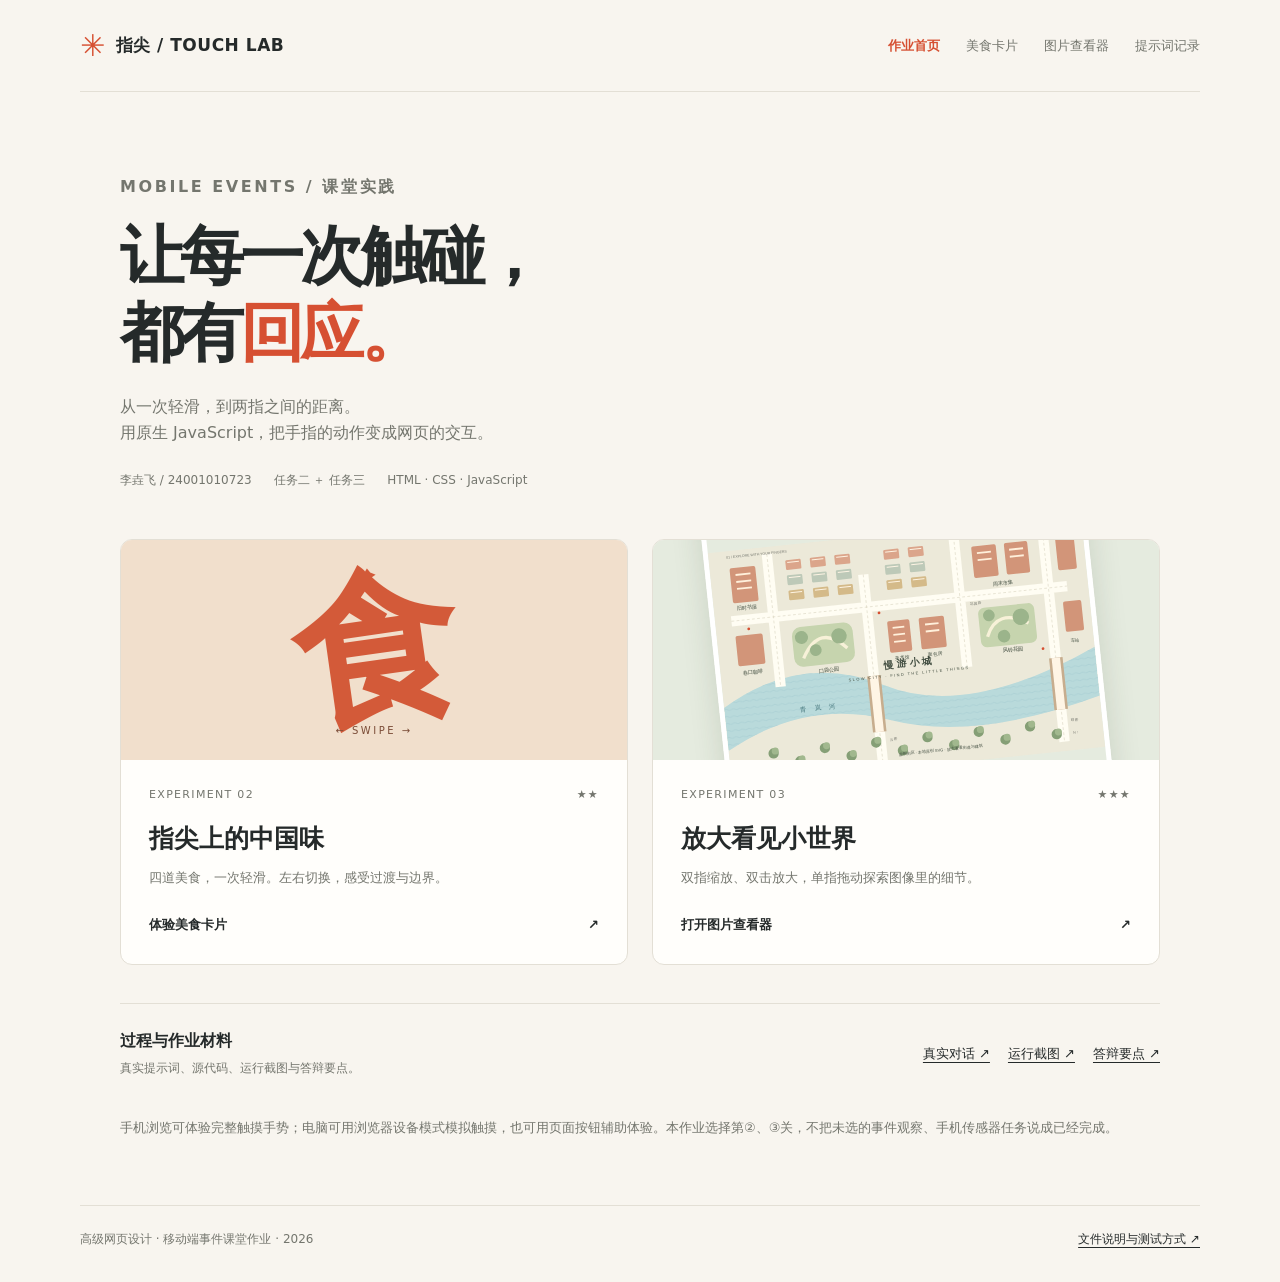
<file: index.html>
<!DOCTYPE html>
<!-- 姓名：李垚飞 | 学号：24001010723 | 移动端事件作业：任务二、任务三 -->
<html lang="zh-CN"><head><meta charset="UTF-8"><meta name="viewport" content="width=device-width, initial-scale=1.0"><meta name="description" content="李垚飞的移动端触摸事件作业：美食滑动卡片与图片查看器"><title>指尖 · 移动端事件作业 | 李垚飞</title><link rel="icon" href="assets/favicon.svg" type="image/svg+xml"><link rel="stylesheet" href="styles.css"></head><body>
<header class="lyf_header"><a class="lyf_brand" href="index.html">指尖 / TOUCH LAB</a><nav class="lyf_nav" aria-label="作业导航"><a href="index.html" aria-current="page">作业首页</a><a href="mobile-gesture.html">美食卡片</a><a href="mobile-zoom.html">图片查看器</a><a href="prompts.html">提示词记录</a></nav></header>
<main class="lyf_shell"><section class="lyf_home_hero"><p class="lyf_eyebrow">MOBILE EVENTS / 课堂实践</p><h1>让每一次触碰，<br>都有<span>回应。</span></h1><p>从一次轻滑，到两指之间的距离。<br>用原生 JavaScript，把手指的动作变成网页的交互。</p><div class="lyf_identity"><span>李垚飞 / 24001010723</span><span>任务二 ＋ 任务三</span><span>HTML · CSS · JavaScript</span></div></section>
<section class="lyf_task_grid" aria-label="两个课堂任务"><a class="lyf_task_card" href="mobile-gesture.html"><div class="lyf_card_art lyf_art_food" aria-hidden="true"></div><div class="lyf_task_copy"><div class="lyf_task_top"><span>EXPERIMENT 02</span><span>★★</span></div><h2>指尖上的中国味</h2><p>四道美食，一次轻滑。左右切换，感受过渡与边界。</p><div class="lyf_card_link"><span>体验美食卡片</span><span aria-hidden="true">↗</span></div></div></a><a class="lyf_task_card" href="mobile-zoom.html"><div class="lyf_card_art lyf_art_zoom" aria-hidden="true"><img src="assets/city-map.svg" alt="" width="1600" height="1000"></div><div class="lyf_task_copy"><div class="lyf_task_top"><span>EXPERIMENT 03</span><span>★★★</span></div><h2>放大看见小世界</h2><p>双指缩放、双击放大，单指拖动探索图像里的细节。</p><div class="lyf_card_link"><span>打开图片查看器</span><span aria-hidden="true">↗</span></div></div></a></section>
<section class="lyf_materials"><div><h2>过程与作业材料</h2><p>真实提示词、源代码、运行截图与答辩要点。</p></div><div class="lyf_material_links"><a href="prompts.html">真实对话 ↗</a><a href="evidence/index.html">运行截图 ↗</a><a href="docs/defense.md">答辩要点 ↗</a></div></section><p class="lyf_note">手机浏览可体验完整触摸手势；电脑可用浏览器设备模式模拟触摸，也可用页面按钮辅助体验。本作业选择第②、③关，不把未选的事件观察、手机传感器任务说成已经完成。</p></main><footer class="lyf_footer"><span>高级网页设计 · 移动端事件课堂作业 · 2026</span><a href="README.md">文件说明与测试方式 ↗</a></footer></body></html>
</file>
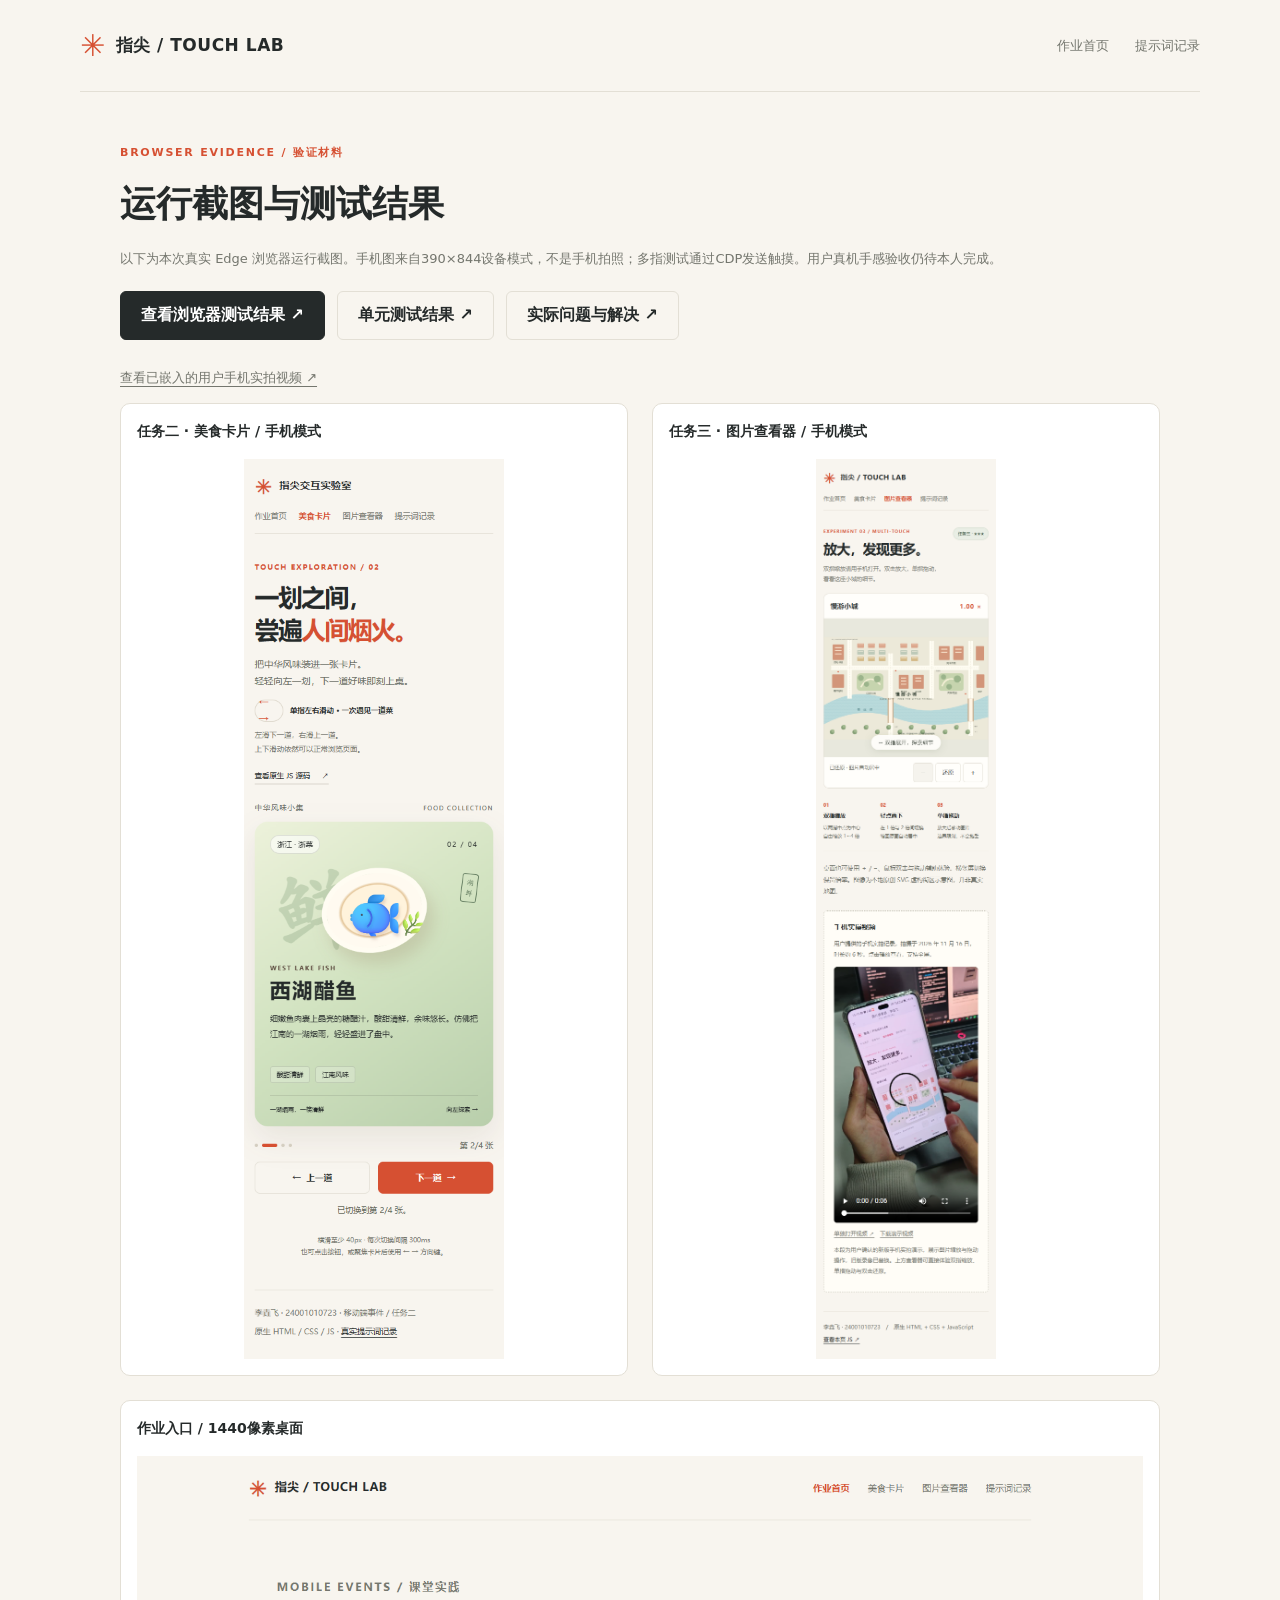
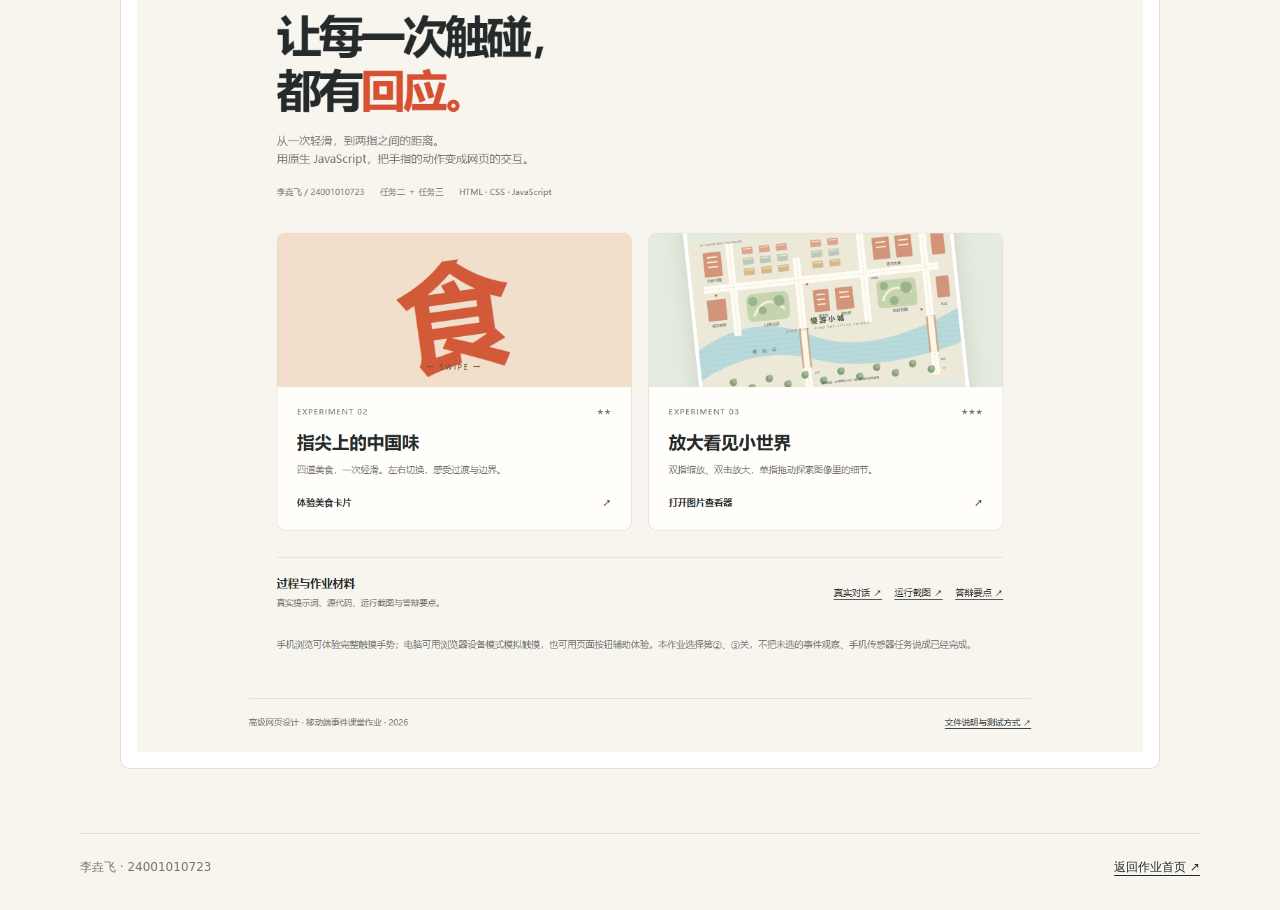
<file: evidence/index.html>
<!DOCTYPE html>
<!-- 李垚飞 24001010723：实际浏览器测试截图，不冒充手机实拍 -->
<html lang="zh-CN"><head><meta charset="UTF-8"><meta name="viewport" content="width=device-width, initial-scale=1.0"><title>运行截图与测试 · 指尖</title><link rel="stylesheet" href="../styles.css"><style>.lyf_evidence_grid{display:grid;grid-template-columns:1fr 1fr;gap:24px}.lyf_evidence_grid figure{margin:0;padding:16px;border:1px solid var(--lyf_line);border-radius:10px;background:white}.lyf_evidence_grid img{max-width:100%;height:auto;display:block;margin:16px auto 0;max-height:900px;object-fit:contain;object-position:top}.lyf_evidence_grid figcaption{font-size:14px;font-weight:700}.lyf_evidence_wide{grid-column:1/-1}@media(max-width:650px){.lyf_evidence_grid{grid-template-columns:1fr}}</style></head><body><header class="lyf_header"><a class="lyf_brand" href="../index.html">指尖 / TOUCH LAB</a><nav class="lyf_nav" aria-label="作业材料导航"><a href="../index.html">作业首页</a><a href="../prompts.html">提示词记录</a></nav></header><main class="lyf_shell"><div class="lyf_doc_heading"><p class="lyf_eyebrow">BROWSER EVIDENCE / 验证材料</p><h1>运行截图与测试结果</h1><p class="lyf_note">以下为本次真实 Edge 浏览器运行截图。手机图来自390×844设备模式，不是手机拍照；多指测试通过CDP发送触摸。用户真机手感验收仍待本人完成。</p><div class="lyf_record_actions"><a class="lyf_button" href="browser-results.json">查看浏览器测试结果 ↗</a><a class="lyf_button lyf_button_secondary" href="unit-results.txt">单元测试结果 ↗</a><a class="lyf_button lyf_button_secondary" href="../docs/troubleshooting.md">实际问题与解决 ↗</a></div></div><p class="lyf_note"><a href="../mobile-zoom.html#lyf_phone_demo_title">查看已嵌入的用户手机实拍视频 ↗</a></p><section class="lyf_evidence_grid" aria-label="运行截图"><figure><figcaption>任务二 · 美食卡片 / 手机模式</figcaption><img src="gesture-mobile.png" alt="任务二美食滑动卡片390像素手机模式运行截图" loading="lazy"></figure><figure><figcaption>任务三 · 图片查看器 / 手机模式</figcaption><img src="zoom-mobile.png" alt="任务三图片查看器390像素手机模式运行截图" loading="lazy"></figure><figure class="lyf_evidence_wide"><figcaption>作业入口 / 1440像素桌面</figcaption><img src="index-desktop.png" alt="桌面作业首页运行截图" loading="lazy"></figure></section></main><footer class="lyf_footer"><span>李垚飞 · 24001010723</span><a href="../index.html">返回作业首页 ↗</a></footer></body></html>
</file>
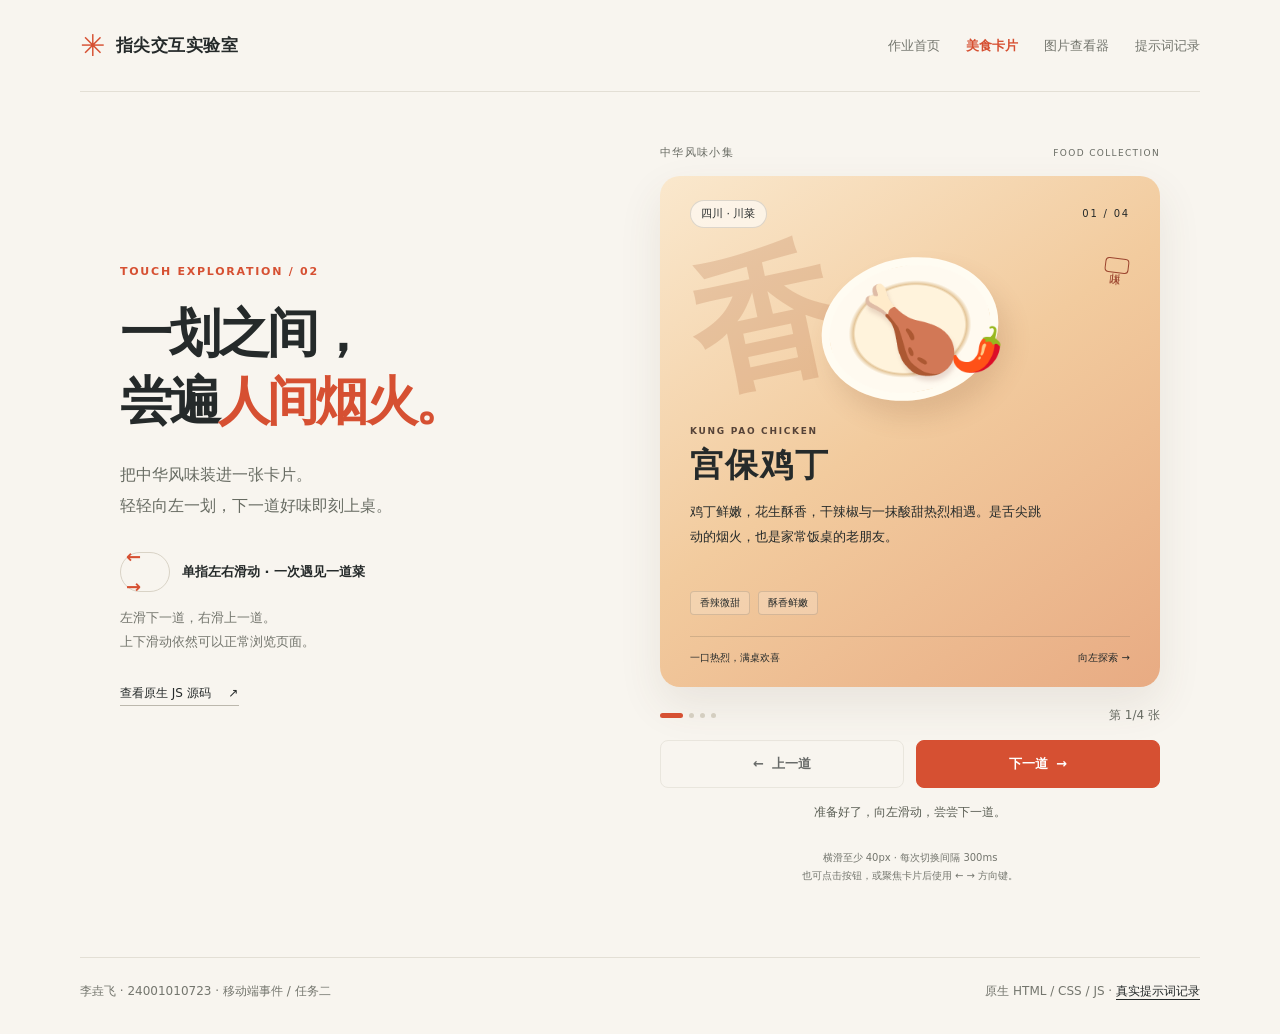
<file: mobile-gesture.html>
<!doctype html>
<!-- 姓名：李垚飞 | 学号：24001010723 | 任务二：美食触摸卡片 -->
<html lang="zh-CN">
<head>
  <meta charset="utf-8">
  <meta name="viewport" content="width=device-width, initial-scale=1">
  <meta name="description" content="李垚飞的任务二：单指左右滑动，认识四道中华美食。原生触摸事件，离线可用。">
  <title>食在指尖 · 美食触摸卡片 | 李垚飞</title>
  <link rel="icon" href="assets/favicon.svg" type="image/svg+xml">
  <link rel="stylesheet" href="styles.css">
  <link rel="stylesheet" href="mobile-gesture.css">
  <script src="mobile-gesture.js" defer></script>
</head>
<body class="lyf_gesture_page">
  <header class="lyf_header">
    <a class="lyf_brand" href="index.html">指尖交互实验室</a>
    <nav class="lyf_nav" aria-label="作业导航">
      <a href="index.html">作业首页</a>
      <a href="mobile-gesture.html" aria-current="page">美食卡片</a>
      <a href="mobile-zoom.html">图片查看器</a>
      <a href="prompts.html">提示词记录</a>
    </nav>
  </header>

  <main class="lyf_shell lyf_gesture_main">
    <section class="lyf_food_intro" aria-labelledby="lyf_food_heading">
      <p class="lyf_eyebrow">TOUCH EXPLORATION / 02</p>
      <h1 id="lyf_food_heading">一划之间，<br>尝遍<span class="lyf_food_accent">人间烟火。</span></h1>
      <p class="lyf_food_lead">把中华风味装进一张卡片。<br>轻轻向左一划，下一道好味即刻上桌。</p>
      <div class="lyf_food_instruction"><span class="lyf_swipe_icon" aria-hidden="true">← →</span><span>单指左右滑动 · 一次遇见一道菜</span></div>
      <p class="lyf_note lyf_food_rule">左滑下一道，右滑上一道。<br>上下滑动依然可以正常浏览页面。</p>
      <a class="lyf_food_source" href="mobile-gesture.js">查看原生 JS 源码 <span aria-hidden="true">↗</span></a>
    </section>

    <section class="lyf_food_experience" aria-label="中华美食触摸卡片">
      <div class="lyf_food_topline"><span>中华风味小集</span><span>FOOD COLLECTION</span></div>
      <div id="lyf_touch_stage" class="lyf_touch_stage" tabindex="0" role="region" aria-roledescription="轮播" aria-label="美食卡片，可左右滑动或使用方向键" aria-describedby="lyf_food_help">
        <div id="lyf_food_track" class="lyf_food_track">
          <article class="lyf_food_card lyf_food_gongbao" role="group" aria-roledescription="幻灯片" aria-label="第1张，共4张：宫保鸡丁">
            <div class="lyf_food_card_top"><span class="lyf_food_region">四川 · 川菜</span><span class="lyf_food_number">01 / 04</span></div>
            <div class="lyf_food_art lyf_art_gongbao" aria-hidden="true"><span class="lyf_food_character">香</span><span class="lyf_food_plate"><span class="lyf_food_emoji">🍗</span><span class="lyf_plate_garnish">🌶️</span></span><span class="lyf_food_seal">川味</span></div>
            <div class="lyf_food_copy"><p class="lyf_food_english">KUNG PAO CHICKEN</p><h2>宫保鸡丁</h2><p class="lyf_food_description">鸡丁鲜嫩，花生酥香，干辣椒与一抹酸甜热烈相遇。是舌尖跳动的烟火，也是家常饭桌的老朋友。</p><div class="lyf_food_tags"><span>香辣微甜</span><span>酥香鲜嫩</span></div></div>
            <div class="lyf_food_card_bottom"><span>一口热烈，满桌欢喜</span><span aria-hidden="true">向左探索 →</span></div>
          </article>
          <article class="lyf_food_card lyf_food_fish" role="group" aria-roledescription="幻灯片" aria-label="第2张，共4张：西湖醋鱼" aria-hidden="true">
            <div class="lyf_food_card_top"><span class="lyf_food_region">浙江 · 浙菜</span><span class="lyf_food_number">02 / 04</span></div>
            <div class="lyf_food_art lyf_art_fish" aria-hidden="true"><span class="lyf_food_character">鲜</span><span class="lyf_food_plate"><span class="lyf_food_emoji">🐟</span><span class="lyf_plate_garnish">🌿</span></span><span class="lyf_food_seal">湖鲜</span></div>
            <div class="lyf_food_copy"><p class="lyf_food_english">WEST LAKE FISH</p><h2>西湖醋鱼</h2><p class="lyf_food_description">细嫩鱼肉裹上晶亮的糖醋汁，酸甜清鲜，余味悠长。仿佛把江南的一湖烟雨，轻轻盛进了盘中。</p><div class="lyf_food_tags"><span>酸甜清鲜</span><span>江南风味</span></div></div>
            <div class="lyf_food_card_bottom"><span>一湖烟雨，一筷清鲜</span><span aria-hidden="true">向左探索 →</span></div>
          </article>
          <article class="lyf_food_card lyf_food_duck" role="group" aria-roledescription="幻灯片" aria-label="第3张，共4张：北京烤鸭" aria-hidden="true">
            <div class="lyf_food_card_top"><span class="lyf_food_region">北京 · 京味</span><span class="lyf_food_number">03 / 04</span></div>
            <div class="lyf_food_art lyf_art_duck" aria-hidden="true"><span class="lyf_food_character">酥</span><span class="lyf_food_plate"><span class="lyf_food_emoji">🦆</span><span class="lyf_plate_garnish">🥒</span></span><span class="lyf_food_seal">京味</span></div>
            <div class="lyf_food_copy"><p class="lyf_food_english">PEKING ROAST DUCK</p><h2>北京烤鸭</h2><p class="lyf_food_description">枣红鸭皮酥脆，鸭肉丰腴鲜香。薄饼卷起葱丝、黄瓜与甜面酱，一卷之间，是京城的讲究滋味。</p><div class="lyf_food_tags"><span>皮酥肉嫩</span><span>经典京味</span></div></div>
            <div class="lyf_food_card_bottom"><span>薄饼一卷，京味入心</span><span aria-hidden="true">向左探索 →</span></div>
          </article>
          <article class="lyf_food_card lyf_food_tofu" role="group" aria-roledescription="幻灯片" aria-label="第4张，共4张：麻婆豆腐" aria-hidden="true">
            <div class="lyf_food_card_top"><span class="lyf_food_region">四川 · 川菜</span><span class="lyf_food_number">04 / 04</span></div>
            <div class="lyf_food_art lyf_art_tofu" aria-hidden="true"><span class="lyf_food_character">麻</span><span class="lyf_food_plate"><span class="lyf_food_emoji">🍲</span><span class="lyf_plate_garnish">🌶️</span></span><span class="lyf_food_seal">热辣</span></div>
            <div class="lyf_food_copy"><p class="lyf_food_english">MAPO TOFU</p><h2>麻婆豆腐</h2><p class="lyf_food_description">嫩豆腐浸在红亮酱汁里，花椒的麻、豆瓣的辣和肉末的香层层交织。一勺拌饭，是暖胃又过瘾的满足。</p><div class="lyf_food_tags"><span>麻辣鲜香</span><span>热乎下饭</span></div></div>
            <div class="lyf_food_card_bottom"><span>热辣有味，回味无穷</span><span aria-hidden="true">← 回味上一道</span></div>
          </article>
        </div>
      </div>

      <div class="lyf_food_pagination"><div class="lyf_progress" aria-hidden="true"><span class="lyf_progress_dot lyf_is_current"></span><span class="lyf_progress_dot"></span><span class="lyf_progress_dot"></span><span class="lyf_progress_dot"></span></div><p id="lyf_card_counter" class="lyf_card_counter">第 1/4 张</p></div>
      <div class="lyf_food_controls"><button id="lyf_previous" class="lyf_button lyf_button_secondary" type="button" aria-controls="lyf_touch_stage"><span aria-hidden="true">←</span> 上一道</button><button id="lyf_next" class="lyf_button lyf_food_next" type="button" aria-controls="lyf_touch_stage">下一道 <span aria-hidden="true">→</span></button></div>
      <p id="lyf_gesture_status" class="lyf_gesture_status" role="status" aria-live="polite" aria-atomic="true">准备好了，向左滑动，尝尝下一道。</p>
      <p id="lyf_food_help" class="lyf_note lyf_food_help">横滑至少 40px · 每次切换间隔 300ms<br>也可点击按钮，或聚焦卡片后使用 ← → 方向键。</p>
      <noscript><p class="lyf_note">请启用 JavaScript 体验触摸切换；四道菜的介绍仍可在下方阅读。</p><style>.lyf_food_track{display:block}.lyf_touch_stage{overflow:visible}.lyf_food_card{margin-bottom:20px}.lyf_food_controls,.lyf_food_pagination,.lyf_gesture_status{display:none}</style></noscript>
    </section>
  </main>

  <footer class="lyf_footer"><span>李垚飞 · 24001010723 · 移动端事件 / 任务二</span><span>原生 HTML / CSS / JS · <a href="prompts.html">真实提示词记录</a></span></footer>
</body>
</html>
</file>
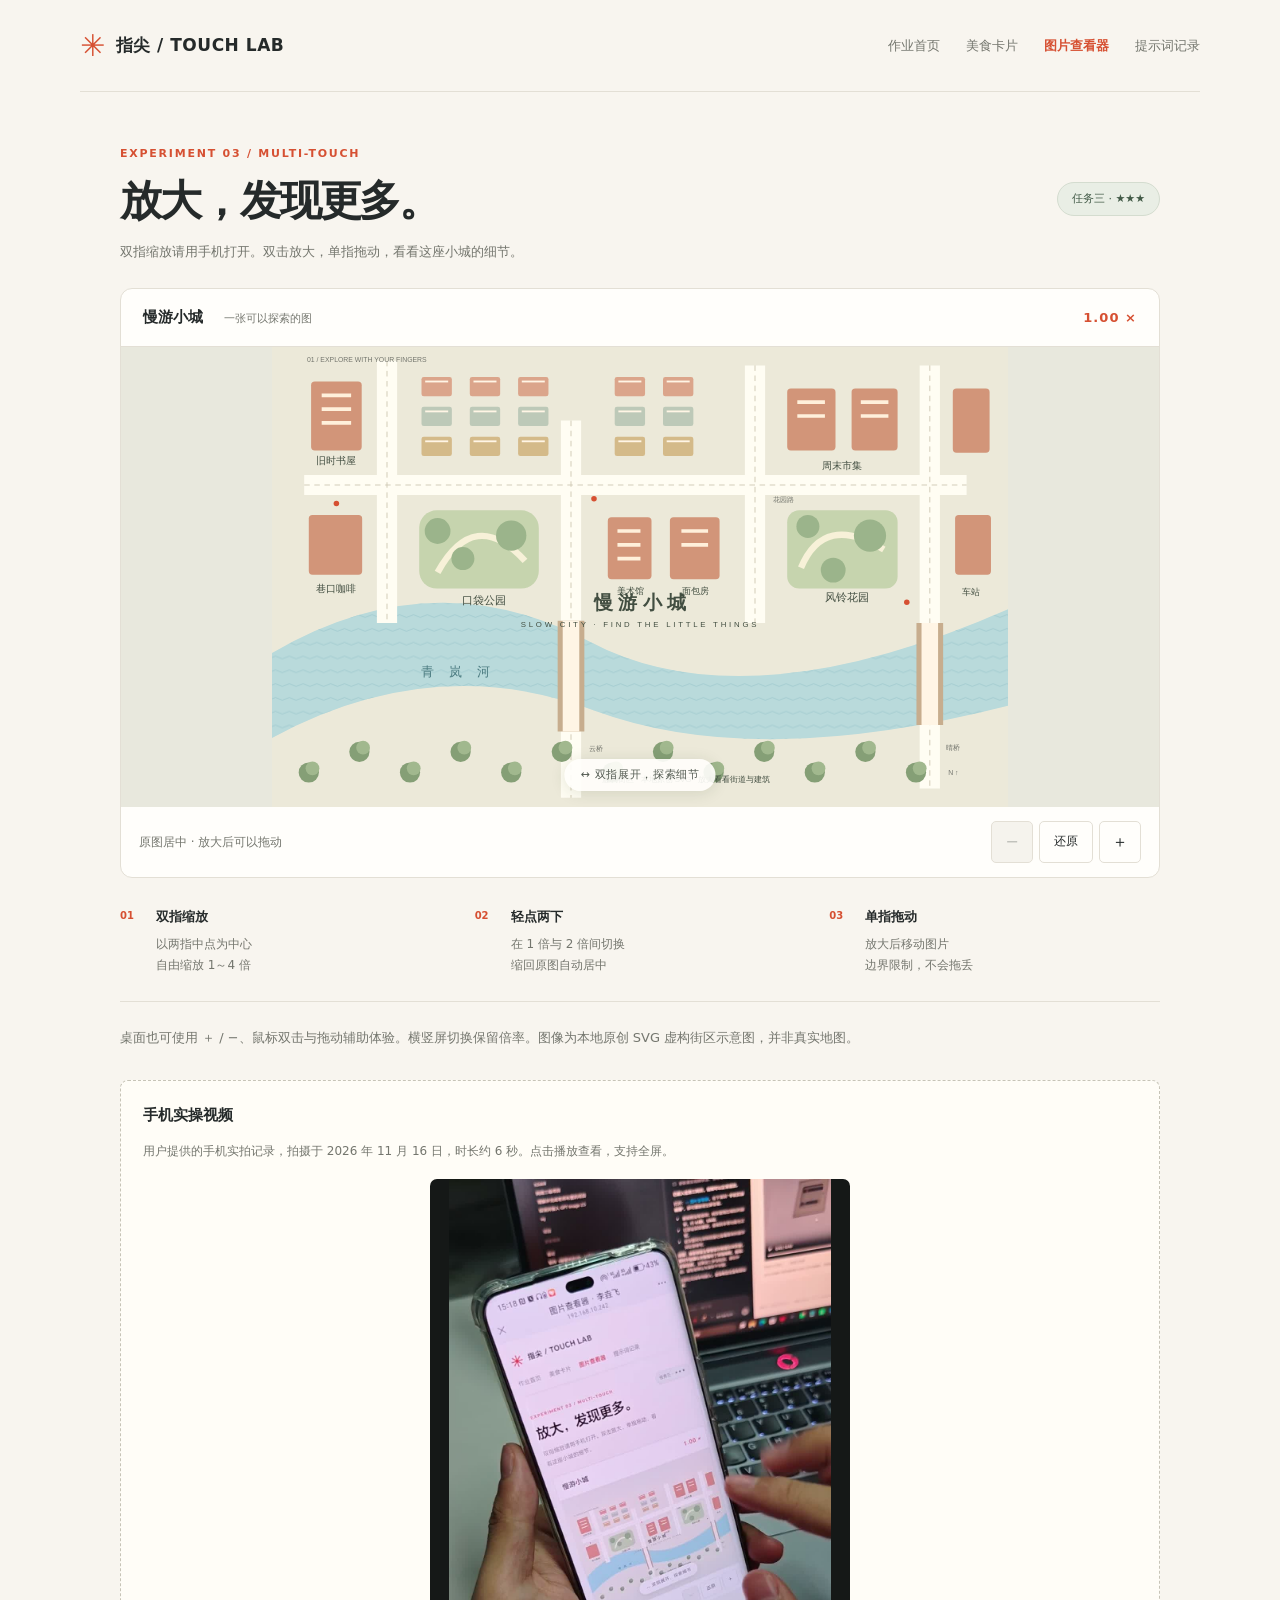
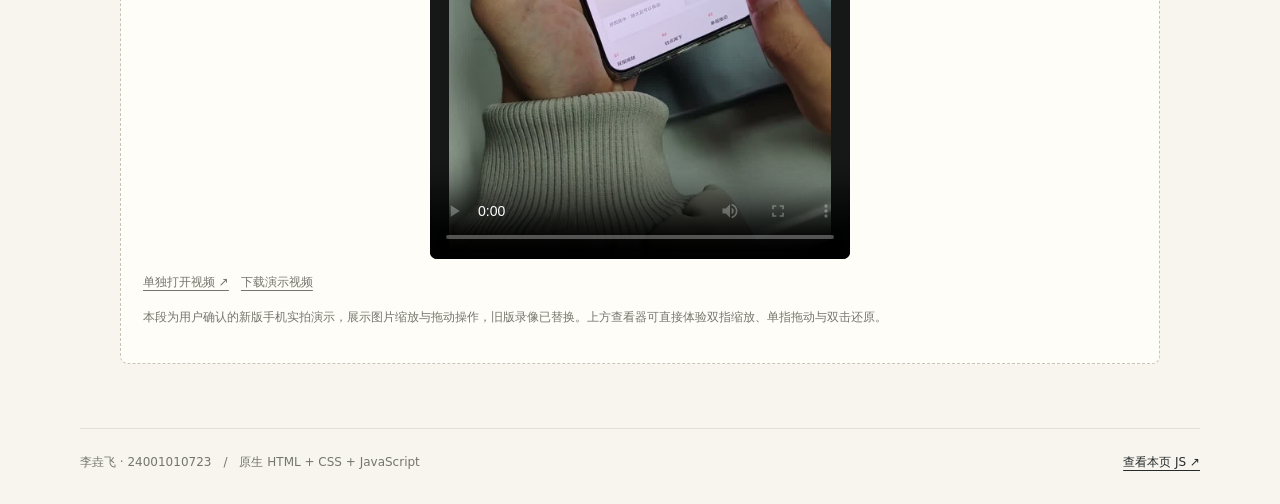
<file: mobile-zoom.html>
<!DOCTYPE html>
<!-- 姓名：李垚飞 | 学号：24001010723 | 任务三：移动端图片查看器 -->
<html lang="zh-CN"><head><meta charset="UTF-8"><meta name="viewport" content="width=device-width, initial-scale=1.0"><meta name="description" content="移动端触摸事件课堂作业：双指缩放、双击放大和单指拖动"><title>图片查看器 · 李垚飞</title><link rel="icon" href="assets/favicon.svg" type="image/svg+xml"><link rel="stylesheet" href="styles.css"><link rel="stylesheet" href="mobile-zoom.css"><script src="zoom-math.js" defer></script><script src="mobile-zoom.js" defer></script></head>
<body><header class="lyf_header"><a class="lyf_brand" href="index.html">指尖 / TOUCH LAB</a><nav class="lyf_nav" aria-label="作业导航"><a href="index.html">作业首页</a><a href="mobile-gesture.html">美食卡片</a><a href="mobile-zoom.html" aria-current="page">图片查看器</a><a href="prompts.html">提示词记录</a></nav></header>
<main class="lyf_shell"><section class="lyf_zoom_heading"><div><p class="lyf_eyebrow">EXPERIMENT 03 / MULTI-TOUCH</p><h1>放大，发现更多。</h1><p class="lyf_note">双指缩放请用手机打开。双击放大，单指拖动，看看这座小城的细节。</p></div><span class="lyf_zoom_badge">任务三 · ★★★</span></section>
<section class="lyf_viewer" aria-labelledby="lyf_viewer_title"><div class="lyf_viewer_top"><h2 id="lyf_viewer_title">慢游小城 <span>一张可以探索的图</span></h2><output id="lyf_scale" aria-label="当前缩放倍率">1.00 ×</output></div>
<div id="lyf_zoom_stage" class="lyf_zoom_stage" aria-label="图片手势操作区：双指缩放，双击放大，放大后单指拖动"><img id="lyf_zoom_image" class="lyf_zoom_image" src="assets/city-map.svg" width="1600" height="1000" alt="虚构慢游小城示意图，包含河流、桥梁、公园、街道和建筑，放大可查看文字细节" draggable="false"><span class="lyf_stage_hint" aria-hidden="true">↔ 双指展开，探索细节</span></div>
<div class="lyf_viewer_toolbar"><span id="lyf_zoom_status" class="lyf_note" role="status" aria-live="polite">原图居中 · 放大后可以拖动</span><div class="lyf_zoom_controls" role="group" aria-label="图片缩放辅助操作"><button id="lyf_zoom_out" type="button" aria-label="缩小图片">−</button><button id="lyf_zoom_reset" type="button">还原</button><button id="lyf_zoom_in" type="button" aria-label="放大图片">＋</button></div></div></section>
<section class="lyf_zoom_guide" aria-label="操作说明"><div><span>01</span><h3>双指缩放</h3><p>以两指中点为中心<br>自由缩放 1～4 倍</p></div><div><span>02</span><h3>轻点两下</h3><p>在 1 倍与 2 倍间切换<br>缩回原图自动居中</p></div><div><span>03</span><h3>单指拖动</h3><p>放大后移动图片<br>边界限制，不会拖丢</p></div></section>
<p class="lyf_note">桌面也可使用 ＋ / −、鼠标双击与拖动辅助体验。横竖屏切换保留倍率。图像为本地原创 SVG 虚构街区示意图，并非真实地图。</p><section class="lyf_phone_video" aria-labelledby="lyf_phone_demo_title"><h2 id="lyf_phone_demo_title">手机实操视频</h2><p class="lyf_note">用户提供的手机实拍记录，拍摄于 2026 年 11 月 16 日，时长约 6 秒。点击播放查看，支持全屏。</p><video id="lyf_phone_demo" class="lyf_phone_player" controls playsinline preload="metadata" poster="evidence/mobile-zoom-phone-poster.jpg" aria-label="用户提供的手机实拍演示视频"><source src="evidence/mobile-zoom-phone.mp4" type="video/mp4">您的浏览器不支持内嵌视频，请使用下方链接打开。</video><p class="lyf_note"><a href="evidence/mobile-zoom-phone.mp4" target="_blank" rel="noopener">单独打开视频 ↗</a>　<a href="evidence/mobile-zoom-phone.mp4" download>下载演示视频</a></p><p class="lyf_note">本段为用户确认的新版手机实拍演示，展示图片缩放与拖动操作，旧版录像已替换。上方查看器可直接体验双指缩放、单指拖动与双击还原。</p></section><noscript><p class="lyf_note">请启用 JavaScript 后体验手势操作。</p></noscript></main>
<footer class="lyf_footer"><span>李垚飞 · 24001010723　/　原生 HTML + CSS + JavaScript</span><a href="mobile-zoom.js">查看本页 JS ↗</a></footer></body></html>
</file>
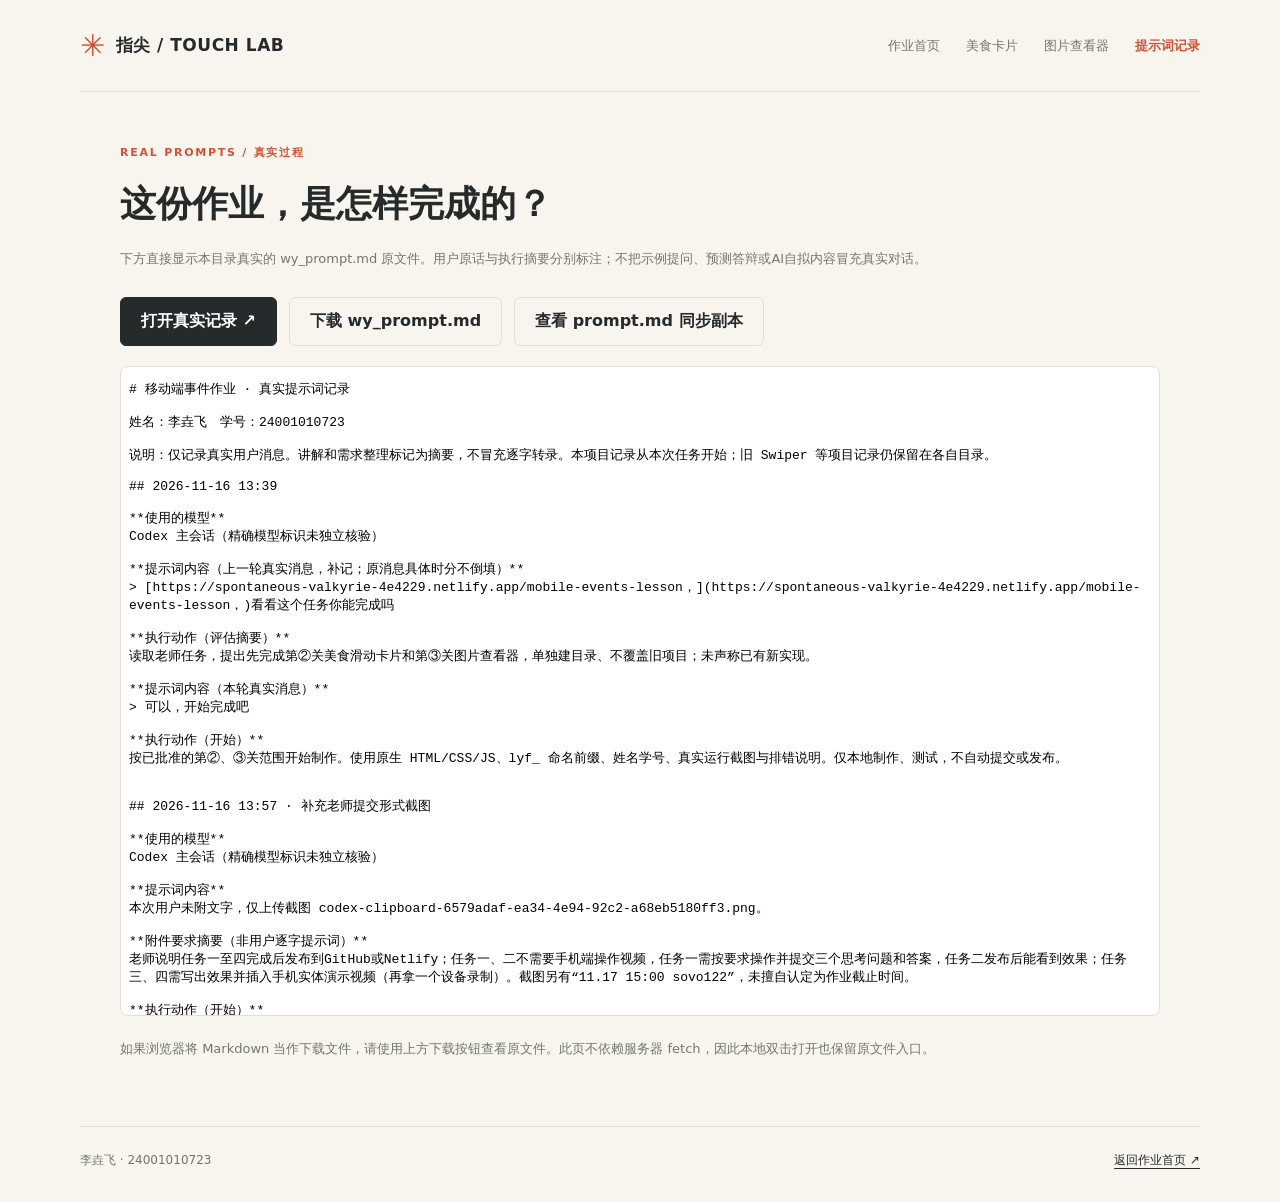
<file: prompts.html>
<!DOCTYPE html>
<!-- 李垚飞 24001010723：直接展示真实记录文件，不编造AI多轮对话 -->
<html lang="zh-CN"><head><meta charset="UTF-8"><meta name="viewport" content="width=device-width, initial-scale=1.0"><title>真实提示词记录 · 李垚飞</title><link rel="icon" href="assets/favicon.svg" type="image/svg+xml"><link rel="stylesheet" href="styles.css"></head><body><header class="lyf_header"><a class="lyf_brand" href="index.html">指尖 / TOUCH LAB</a><nav class="lyf_nav" aria-label="作业导航"><a href="index.html">作业首页</a><a href="mobile-gesture.html">美食卡片</a><a href="mobile-zoom.html">图片查看器</a><a href="prompts.html" aria-current="page">提示词记录</a></nav></header><main class="lyf_shell"><div class="lyf_doc_heading"><p class="lyf_eyebrow">REAL PROMPTS / 真实过程</p><h1>这份作业，是怎样完成的？</h1><p class="lyf_note">下方直接显示本目录真实的 wy_prompt.md 原文件。用户原话与执行摘要分别标注；不把示例提问、预测答辩或AI自拟内容冒充真实对话。</p></div><div class="lyf_record_actions"><a class="lyf_button" href="wy_prompt.md" target="_blank" rel="noopener">打开真实记录 ↗</a><a class="lyf_button lyf_button_secondary" href="wy_prompt.md" download>下载 wy_prompt.md</a><a class="lyf_button lyf_button_secondary" href="prompt.md">查看 prompt.md 同步副本</a></div><iframe class="lyf_record_frame" src="wy_prompt.md" title="本项目真实用户提示词与执行记录"></iframe><p class="lyf_note">如果浏览器将 Markdown 当作下载文件，请使用上方下载按钮查看原文件。此页不依赖服务器 fetch，因此本地双击打开也保留原文件入口。</p></main><footer class="lyf_footer"><span>李垚飞 · 24001010723</span><a href="index.html">返回作业首页 ↗</a></footer></body></html>
</file>
<file: styles.css>
/* 李垚飞 24001010723 · 移动端事件作业共用样式 */
:root{--lyf_paper:#f8f5ef;--lyf_ink:#252a2a;--lyf_muted:#74766e;--lyf_line:#e3dfd5;--lyf_accent:#d65032;--lyf_white:#fffefb;--lyf_green:#425a47}*{box-sizing:border-box}body{margin:0;background:var(--lyf_paper);color:var(--lyf_ink);font-family:'Microsoft YaHei','PingFang SC',system-ui,sans-serif;line-height:1.65}a{color:inherit;text-underline-offset:4px}button{font:inherit;cursor:pointer}button:disabled{cursor:not-allowed}button,a{-webkit-tap-highlight-color:transparent}button:focus-visible,a:focus-visible{outline:3px solid var(--lyf_accent);outline-offset:5px}.lyf_header{width:min(1120px,calc(100% - 48px));margin:0 auto;min-height:92px;display:flex;align-items:center;justify-content:space-between;gap:24px;border-bottom:1px solid var(--lyf_line)}.lyf_brand{font-size:17px;font-weight:800;letter-spacing:.03em;text-decoration:none;white-space:nowrap}.lyf_brand::before{content:'✳';color:var(--lyf_accent);font-size:30px;vertical-align:middle;margin-right:10px}.lyf_nav{display:flex;gap:26px;align-items:center;font-size:13px}.lyf_nav a{text-decoration:none;color:var(--lyf_muted)}.lyf_nav a[aria-current=page]{color:var(--lyf_accent);font-weight:700}.lyf_shell{width:min(1040px,calc(100% - 48px));margin:0 auto}.lyf_eyebrow{font-size:11px;font-weight:750;letter-spacing:.16em;color:var(--lyf_accent);text-transform:uppercase}.lyf_button{display:inline-flex;align-items:center;justify-content:center;min-height:46px;padding:10px 20px;border:1px solid var(--lyf_ink);border-radius:6px;background:var(--lyf_ink);color:white;text-decoration:none;font-weight:600;gap:8px}.lyf_button_secondary{background:transparent;color:var(--lyf_ink);border-color:var(--lyf_line)}.lyf_button:hover{filter:brightness(.94)}.lyf_note{font-size:13px;color:var(--lyf_muted);line-height:1.9}.lyf_footer{width:min(1120px,calc(100% - 48px));margin:64px auto 0;padding:24px 0 32px;border-top:1px solid var(--lyf_line);display:flex;justify-content:space-between;gap:20px;color:var(--lyf_muted);font-size:12px}.lyf_footer a{color:var(--lyf_ink)}.lyf_home_hero{padding:66px 0 48px;max-width:730px}.lyf_home_hero h1{font-size:clamp(38px,5.8vw,64px);line-height:1.2;letter-spacing:-.06em;margin:18px 0 22px;font-weight:850}.lyf_home_hero h1 span{color:var(--lyf_accent)}.lyf_home_hero p{font-size:16px;color:var(--lyf_muted);max-width:560px}.lyf_identity{display:flex;flex-wrap:wrap;gap:10px 22px;font-size:12px;color:var(--lyf_muted);margin-top:24px}.lyf_task_grid{display:grid;grid-template-columns:1fr 1fr;gap:24px}.lyf_task_card{display:flex;flex-direction:column;text-decoration:none;border:1px solid var(--lyf_line);border-radius:12px;background:var(--lyf_white);overflow:hidden;transition:transform .2s}.lyf_task_card:hover{transform:translateY(-4px)}.lyf_card_art{height:220px;position:relative;overflow:hidden;display:flex;align-items:center;justify-content:center}.lyf_art_food{background:#f1dfcc}.lyf_art_food::before{content:'食';font-size:165px;font-weight:900;line-height:1;color:#d35a39;transform:rotate(-8deg)}.lyf_art_food::after{content:'←  SWIPE  →';position:absolute;bottom:20px;letter-spacing:.25em;font-size:10px;color:#7a4b36}.lyf_art_zoom{background:#e5ebdf}.lyf_art_zoom img{width:76%;transform:rotate(-6deg);border:5px solid #fff;box-shadow:0 14px 30px #32432a26}.lyf_task_copy{padding:26px 28px 28px}.lyf_task_top{display:flex;justify-content:space-between;font-size:11px;letter-spacing:.12em;color:var(--lyf_muted)}.lyf_task_copy h2{font-size:25px;margin:14px 0 8px}.lyf_task_copy p{font-size:13px;color:var(--lyf_muted);margin:0}.lyf_card_link{margin-top:26px;display:flex;justify-content:space-between;font-size:13px;font-weight:700}.lyf_materials{margin-top:38px;padding:24px 0;display:flex;align-items:center;justify-content:space-between;border-top:1px solid var(--lyf_line);gap:20px}.lyf_materials h2{font-size:16px;margin:0 0 5px}.lyf_materials p{margin:0;font-size:12px;color:var(--lyf_muted)}.lyf_material_links{display:flex;gap:18px;font-size:13px;flex-wrap:wrap}.lyf_doc_heading{margin:52px 0 26px}.lyf_doc_heading h1{font-size:36px;margin:12px 0}.lyf_record_frame{width:100%;height:650px;border:1px solid var(--lyf_line);border-radius:8px;background:white}.lyf_record_actions{display:flex;gap:12px;margin:20px 0;flex-wrap:wrap}@media(max-width:650px){.lyf_header{width:calc(100% - 32px);padding:16px 0;min-height:80px;align-items:flex-start;flex-direction:column;gap:10px}.lyf_brand{font-size:15px}.lyf_nav{gap:18px;flex-wrap:wrap;font-size:12px}.lyf_shell{width:calc(100% - 32px)}.lyf_home_hero{padding:40px 0 28px}.lyf_home_hero p{font-size:14px}.lyf_task_grid{grid-template-columns:1fr;gap:20px}.lyf_card_art{height:190px}.lyf_task_copy{padding:22px}.lyf_materials{align-items:flex-start;flex-direction:column}.lyf_footer{width:calc(100% - 32px);flex-direction:column;gap:8px;margin-top:40px}.lyf_record_frame{height:600px}}@media(prefers-reduced-motion:reduce){.lyf_task_card{transition:none}}
</file>
<file: mobile-gesture.css>
/* 李垚飞 24001010723 · 任务二；仅作用于美食卡片页，不覆盖共享样式。 */
.lyf_gesture_main{display:grid;grid-template-columns:minmax(0,.9fr) minmax(0,1fr);gap:80px;align-items:center;padding-top:52px;padding-bottom:8px}
.lyf_food_intro{padding-bottom:72px;min-width:0}
.lyf_food_intro h1{font-size:clamp(38px,4.1vw,56px);line-height:1.3;letter-spacing:-.055em;margin:18px 0 24px;font-weight:850}
.lyf_food_accent{color:#d65032}
.lyf_food_lead{font-size:16px;line-height:1.95;color:#676b62;margin:0 0 30px}
.lyf_food_instruction{display:flex;align-items:center;gap:12px;font-size:13px;font-weight:650}
.lyf_swipe_icon{display:inline-flex;align-items:center;justify-content:center;width:50px;height:40px;border:1px solid #d9d3c6;border-radius:22px;font-size:18px;letter-spacing:5px;padding-left:5px;color:#d65032}
.lyf_food_rule{margin:14px 0 24px}
.lyf_food_source{font-size:12px;text-decoration:none;border-bottom:1px solid #bcb8ad;padding-bottom:5px}
.lyf_food_source span{margin-left:14px}
.lyf_food_experience{min-width:0;max-width:500px;width:100%;justify-self:end}
.lyf_food_topline{display:flex;align-items:center;justify-content:space-between;font-size:11px;color:#686b63;letter-spacing:.12em;margin-bottom:14px}
.lyf_food_topline span:last-child{font-size:9px;letter-spacing:.15em}
.lyf_touch_stage{width:100%;border-radius:20px;overflow:hidden;touch-action:pan-y;user-select:none;-webkit-user-select:none;box-shadow:0 18px 44px #58453319;outline-offset:6px}
.lyf_touch_stage:focus-visible{outline:3px solid #d65032}
.lyf_food_track{display:flex;width:100%;transition:transform .3s ease;will-change:transform}
.lyf_food_card{flex:0 0 100%;min-width:0;position:relative;overflow:hidden;padding:24px 30px 20px;color:#252a2a;background:linear-gradient(145deg,#fae8cd 0%,#f2cb9e 48%,#e8ab83 100%)}
.lyf_food_fish{background:linear-gradient(145deg,#edf2db 0%,#d2e3c1 48%,#b9cfac 100%)}
.lyf_food_duck{background:linear-gradient(145deg,#f9e4ce 0%,#ecc7a5 48%,#d99b7a 100%)}
.lyf_food_tofu{background:linear-gradient(145deg,#fbe7d9 0%,#f0bbaa 48%,#e4a291 100%)}
.lyf_food_card_top{display:flex;justify-content:space-between;align-items:center;gap:10px;font-size:11px}
.lyf_food_region{padding:4px 10px;border:1px solid #252a2a26;border-radius:100px;background:#fff9}
.lyf_food_number{letter-spacing:.18em;font-size:10px;font-variant-numeric:tabular-nums}
.lyf_food_art{height:180px;position:relative;display:flex;align-items:center;justify-content:center;margin:6px 0 0}
.lyf_food_character{position:absolute;left:0;top:8px;font-size:145px;line-height:1.1;font-weight:900;color:#a64e2630;transform:rotate(-12deg);font-family:'STKaiti','KaiTi',serif}
.lyf_food_plate{position:relative;width:178px;height:142px;border:8px solid #fffcf2;border-radius:50%;display:flex;align-items:center;justify-content:center;background:radial-gradient(ellipse,#fff3dc 48%,#e4c69a 50%,#fffaf0 54%);box-shadow:6px 18px 24px #7d4c3329;transform:rotate(-12deg)}
.lyf_food_emoji{font-size:83px;line-height:1;filter:drop-shadow(2px 5px 2px #7e3f3029);transform:rotate(12deg)}
.lyf_plate_garnish{position:absolute;right:-7px;bottom:-6px;font-size:43px;transform:rotate(12deg)}
.lyf_food_seal{position:absolute;right:1px;top:24px;writing-mode:vertical-rl;border:1px solid #9b442e;border-radius:4px;color:#9b442e;padding:5px 2px;letter-spacing:.12em;font-size:11px;transform:rotate(7deg);font-family:'STKaiti','KaiTi',serif}
.lyf_art_fish .lyf_food_character{color:#426a3f30}
.lyf_art_fish .lyf_food_seal{color:#496449;border-color:#496449}
.lyf_art_duck .lyf_food_character{color:#9d532d30}
.lyf_art_tofu .lyf_food_character{color:#a13c3c30}
.lyf_food_english{font-size:9px;letter-spacing:.19em;margin:0 0 5px;font-weight:650;color:#564338}
.lyf_food_copy h2{font-size:33px;line-height:1.3;margin:0 0 13px;font-weight:850;letter-spacing:.06em}
.lyf_food_description{font-size:13px;line-height:1.9;min-height:74px;margin:0;max-width:355px}
.lyf_food_tags{display:flex;gap:8px;flex-wrap:wrap;margin:17px 0 21px}
.lyf_food_tags span{font-size:10px;padding:3px 9px;border:1px solid #252a2a26;border-radius:4px;background:#fff3}
.lyf_food_card_bottom{border-top:1px solid #252a2a26;padding-top:13px;display:flex;justify-content:space-between;gap:8px;font-size:10px}
.lyf_food_card_bottom span:last-child{white-space:nowrap}
.lyf_food_pagination{display:flex;align-items:center;justify-content:space-between;padding:19px 0 14px}
.lyf_progress{display:flex;gap:6px;align-items:center}
.lyf_progress_dot{height:5px;width:5px;border-radius:5px;background:#d4cec0;transition:width .3s,background .3s}
.lyf_progress_dot.lyf_is_current{width:23px;background:#d65032}
.lyf_card_counter{margin:0;font-size:12px;color:#676b62;font-variant-numeric:tabular-nums}
.lyf_food_controls{display:flex;gap:12px}
.lyf_food_controls .lyf_button{flex:1;min-width:0;min-height:48px;font-size:13px;border-radius:8px}
.lyf_food_next{background:#d65032;border-color:#d65032}
.lyf_food_controls .lyf_button[data-lyf-boundary=true]{opacity:.68}
.lyf_gesture_status{font-size:12px;color:#5a5e54;min-height:42px;line-height:1.7;margin:14px 0 0;text-align:center;overflow-wrap:anywhere}
.lyf_food_help{font-size:10px;text-align:center;line-height:1.8;margin:5px 0 0}
@media(min-width:1200px){.lyf_food_art{height:190px}}
@media(max-width:900px){.lyf_gesture_main{gap:35px}.lyf_food_intro h1{font-size:38px}.lyf_food_card{padding:22px}.lyf_food_description{min-height:99px}}
@media(max-width:650px){.lyf_gesture_main{grid-template-columns:minmax(0,1fr);gap:28px;padding-top:30px}.lyf_food_intro{padding-bottom:0}.lyf_food_intro h1{font-size:37px;margin:12px 0 15px}.lyf_food_lead{font-size:14px;line-height:1.8;margin-bottom:16px}.lyf_food_instruction{font-size:11px;gap:10px}.lyf_swipe_icon{height:33px;width:43px;font-size:15px}.lyf_food_rule{font-size:11px;margin:10px 0 14px}.lyf_food_source{font-size:11px}.lyf_food_experience{justify-self:center;max-width:430px}.lyf_food_topline{margin-bottom:12px}.lyf_food_card{padding:20px 23px 18px}.lyf_food_art{height:158px}.lyf_food_plate{width:159px;height:126px}.lyf_food_character{font-size:131px;top:7px}.lyf_food_emoji{font-size:74px}.lyf_plate_garnish{font-size:37px}.lyf_food_copy h2{font-size:31px;margin-bottom:12px}.lyf_food_description{font-size:12px;min-height:69px}.lyf_food_tags{margin:14px 0 18px}.lyf_food_card_bottom{font-size:9px}.lyf_gesture_status{min-height:41px}.lyf_food_help{font-size:10px}}
@media(max-width:350px){.lyf_food_intro h1{font-size:32px}.lyf_food_card{padding:18px}.lyf_food_description{min-height:92px}.lyf_food_card_bottom{font-size:8px}}
@media(prefers-reduced-motion:reduce){.lyf_food_track,.lyf_progress_dot{transition:none}}
</file>
<file: mobile-zoom.css>
/* 李垚飞 24001010723 · 任务三 */
.lyf_zoom_heading{padding:42px 0 24px;display:flex;align-items:center;justify-content:space-between;gap:18px}.lyf_zoom_heading h1{font-size:clamp(30px,4vw,42px);letter-spacing:-.05em;line-height:1.25;margin:12px 0}.lyf_zoom_heading .lyf_note{margin:0}.lyf_zoom_badge{border:1px solid #d4dccf;color:var(--lyf_green);background:#e9eee5;border-radius:30px;font-size:11px;padding:7px 14px;white-space:nowrap}.lyf_viewer{border:1px solid var(--lyf_line);border-radius:12px;overflow:hidden;background:var(--lyf_white)}.lyf_viewer_top{padding:16px 22px;display:flex;justify-content:space-between;align-items:center;border-bottom:1px solid var(--lyf_line);gap:10px}.lyf_viewer_top h2{font-size:15px;font-weight:700;margin:0}.lyf_viewer_top h2 span{font-size:11px;color:var(--lyf_muted);font-weight:400;margin-left:16px}.lyf_viewer_top output{font-size:13px;font-variant-numeric:tabular-nums;letter-spacing:.08em;color:var(--lyf_accent);font-weight:700}.lyf_zoom_stage{position:relative;width:100%;height:clamp(290px,43vw,460px);background:#e8e8dd;overflow:hidden;touch-action:none;user-select:none;-webkit-user-select:none;-webkit-touch-callout:none;cursor:grab}.lyf_zoom_stage:active{cursor:grabbing}.lyf_zoom_image{position:absolute;left:50%;top:50%;display:block;max-width:none;transform-origin:center;will-change:transform;user-select:none;-webkit-user-drag:none}.lyf_stage_hint{position:absolute;left:50%;bottom:16px;transform:translateX(-50%);padding:7px 16px;border-radius:30px;font-size:11px;letter-spacing:.06em;white-space:nowrap;background:#fffefbe8;color:#525950;pointer-events:none;box-shadow:0 2px 15px #273f2320}.lyf_viewer_toolbar{padding:14px 18px;display:flex;justify-content:space-between;align-items:center;gap:16px}.lyf_viewer_toolbar .lyf_note{font-size:12px}.lyf_zoom_controls{display:flex;gap:6px}.lyf_zoom_controls button{height:42px;min-width:42px;border:1px solid var(--lyf_line);background:var(--lyf_white);border-radius:5px;color:var(--lyf_ink);font-size:16px}.lyf_zoom_controls button:nth-child(2){padding:0 14px;font-size:12px}.lyf_zoom_controls button:disabled{color:#bcbdb7;background:#f5f3ed}.lyf_zoom_guide{display:grid;grid-template-columns:repeat(3,1fr);margin:28px 0 24px;border-bottom:1px solid var(--lyf_line);padding-bottom:24px;gap:24px}.lyf_zoom_guide>div{padding-left:36px;position:relative}.lyf_zoom_guide span{position:absolute;left:0;top:2px;color:var(--lyf_accent);font-size:10px;font-weight:700}.lyf_zoom_guide h3{font-size:13px;margin:0 0 6px}.lyf_zoom_guide p{font-size:12px;line-height:1.8;color:var(--lyf_muted);margin:0}@media(max-width:650px){.lyf_zoom_heading{padding:28px 0 20px;align-items:flex-start}.lyf_zoom_heading .lyf_eyebrow{font-size:9px}.lyf_zoom_heading .lyf_note{font-size:12px}.lyf_zoom_badge{font-size:9px;padding:5px 9px;margin-top:8px}.lyf_viewer_top{padding:14px}.lyf_viewer_top h2 span{display:none}.lyf_zoom_stage{height:300px}.lyf_viewer_toolbar{align-items:flex-start;padding:12px;gap:8px}.lyf_viewer_toolbar .lyf_note{max-width:150px;font-size:11px}.lyf_zoom_guide{gap:12px}.lyf_zoom_guide>div{padding-left:0}.lyf_zoom_guide span{position:static;display:block;margin-bottom:6px}.lyf_zoom_guide p{font-size:10px}.lyf_zoom_guide h3{font-size:12px}}@media(max-width:380px){.lyf_zoom_badge{display:none}}@media(orientation:landscape) and (max-height:560px){.lyf_zoom_stage{height:220px}}

.lyf_phone_video{margin-top:30px;padding:22px;border:1px dashed #c7c4b7;border-radius:8px;background:#fffdf7}.lyf_phone_video h2{font-size:15px;margin:0 0 10px}.lyf_phone_video .lyf_note{font-size:12px}

/* 用户提供的真实手机实拍视频；保持原画幅，手机和桌面均不横溢。 */
.lyf_phone_player{display:block;width:100%;max-width:420px;height:auto;max-height:680px;aspect-ratio:9/16;object-fit:contain;border-radius:7px;background:#151817;margin:16px auto 10px}
</file>
